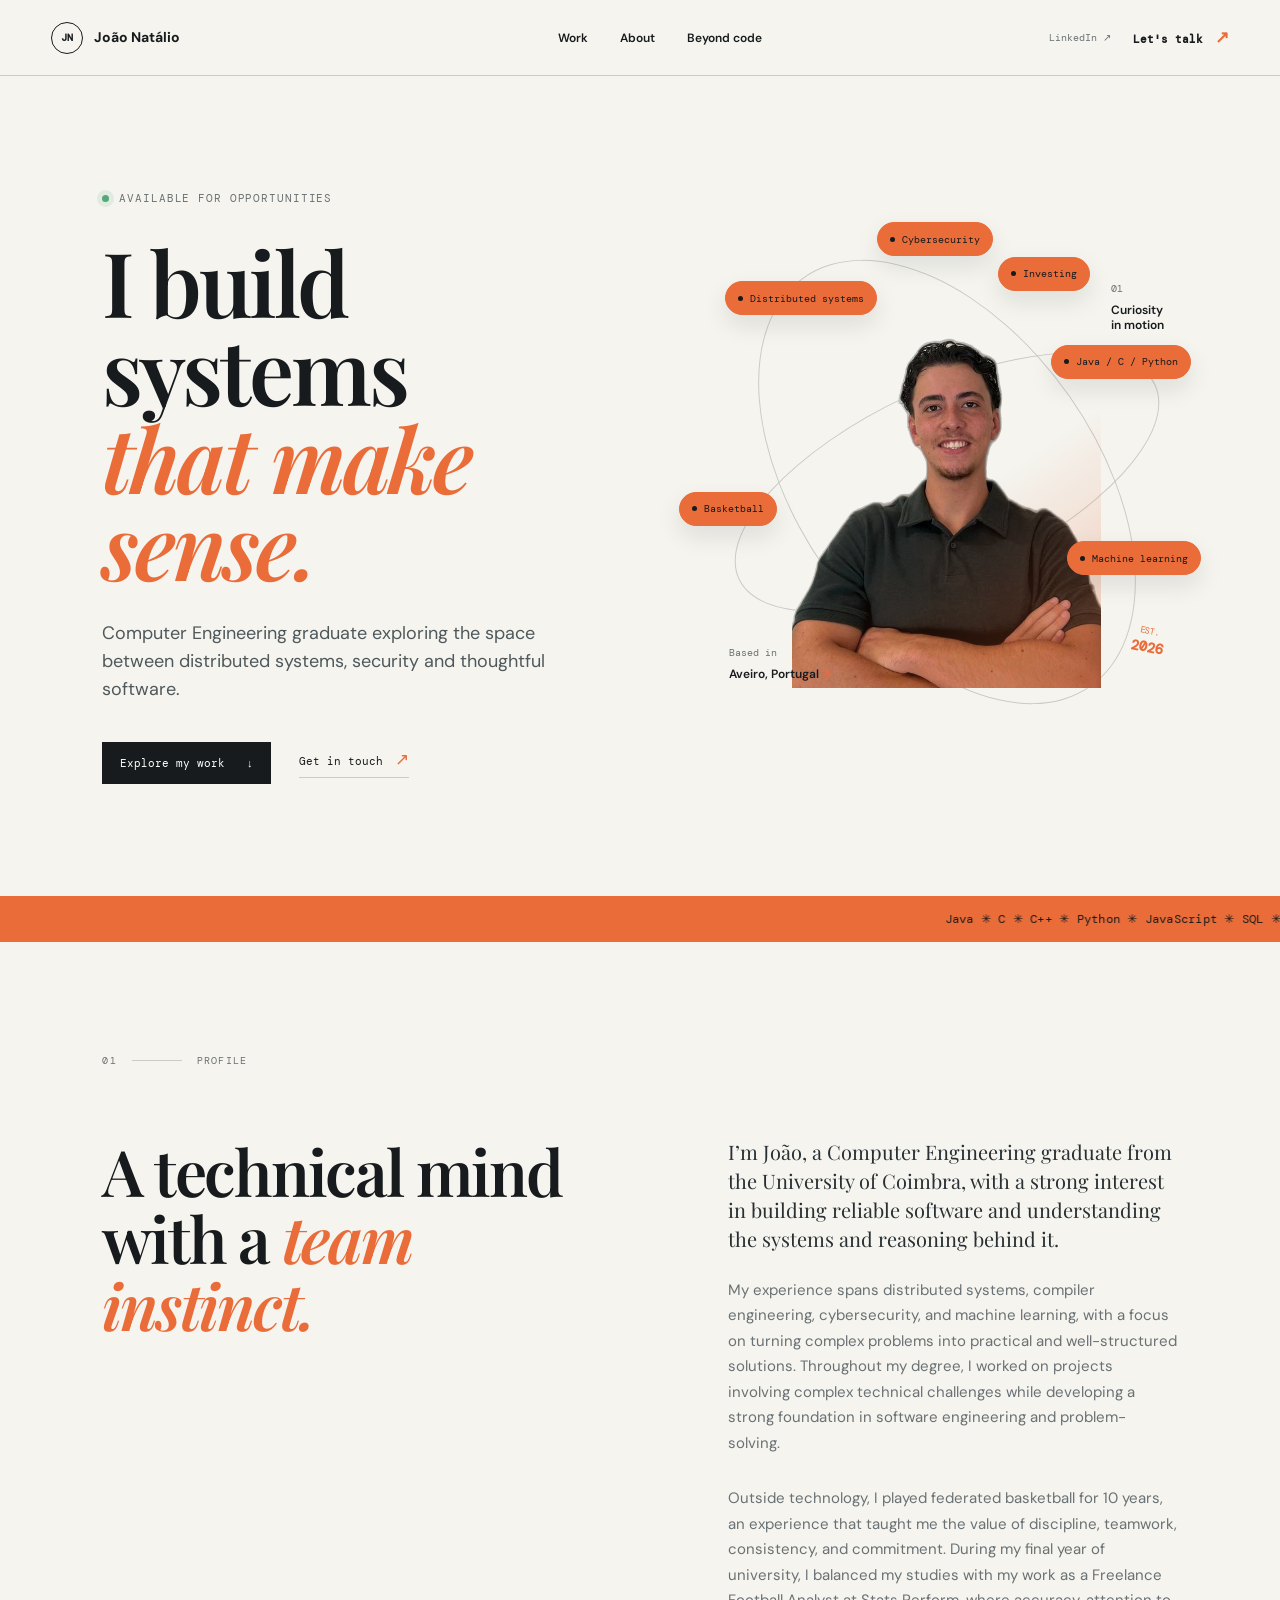
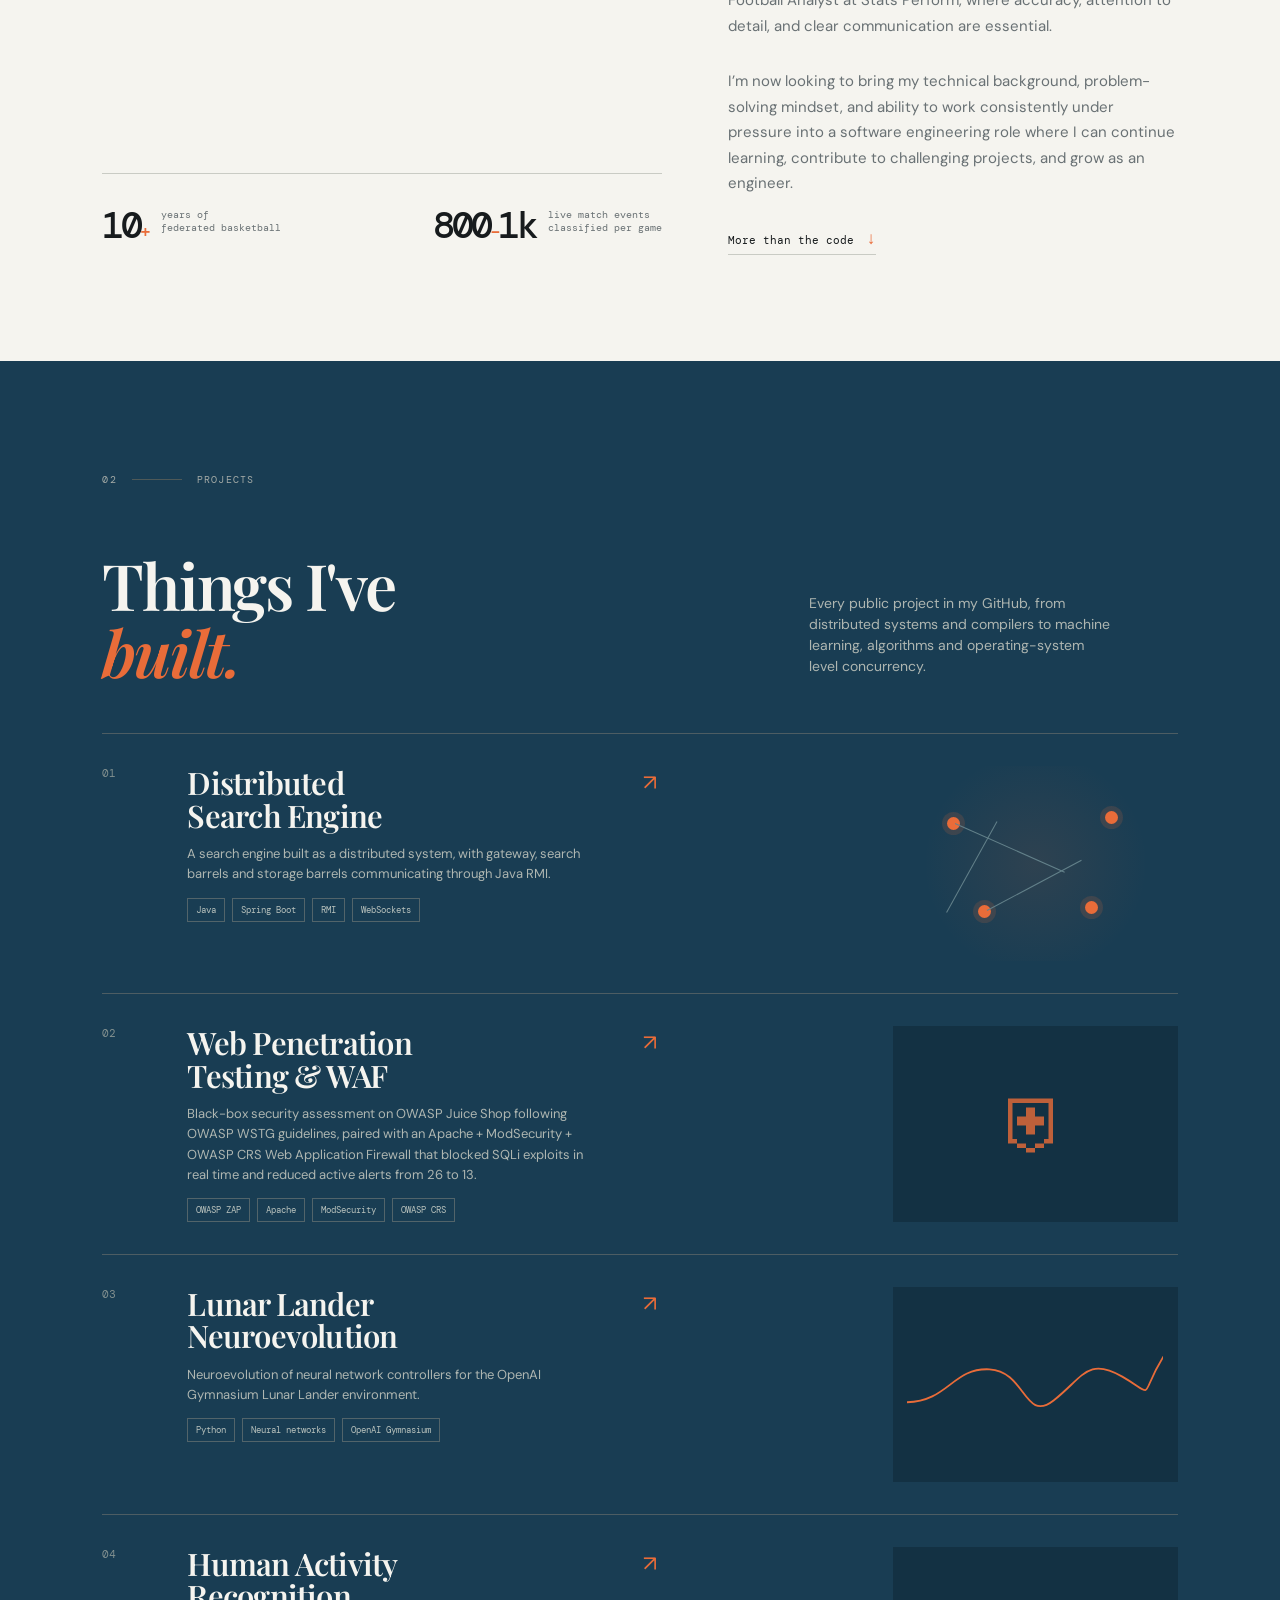
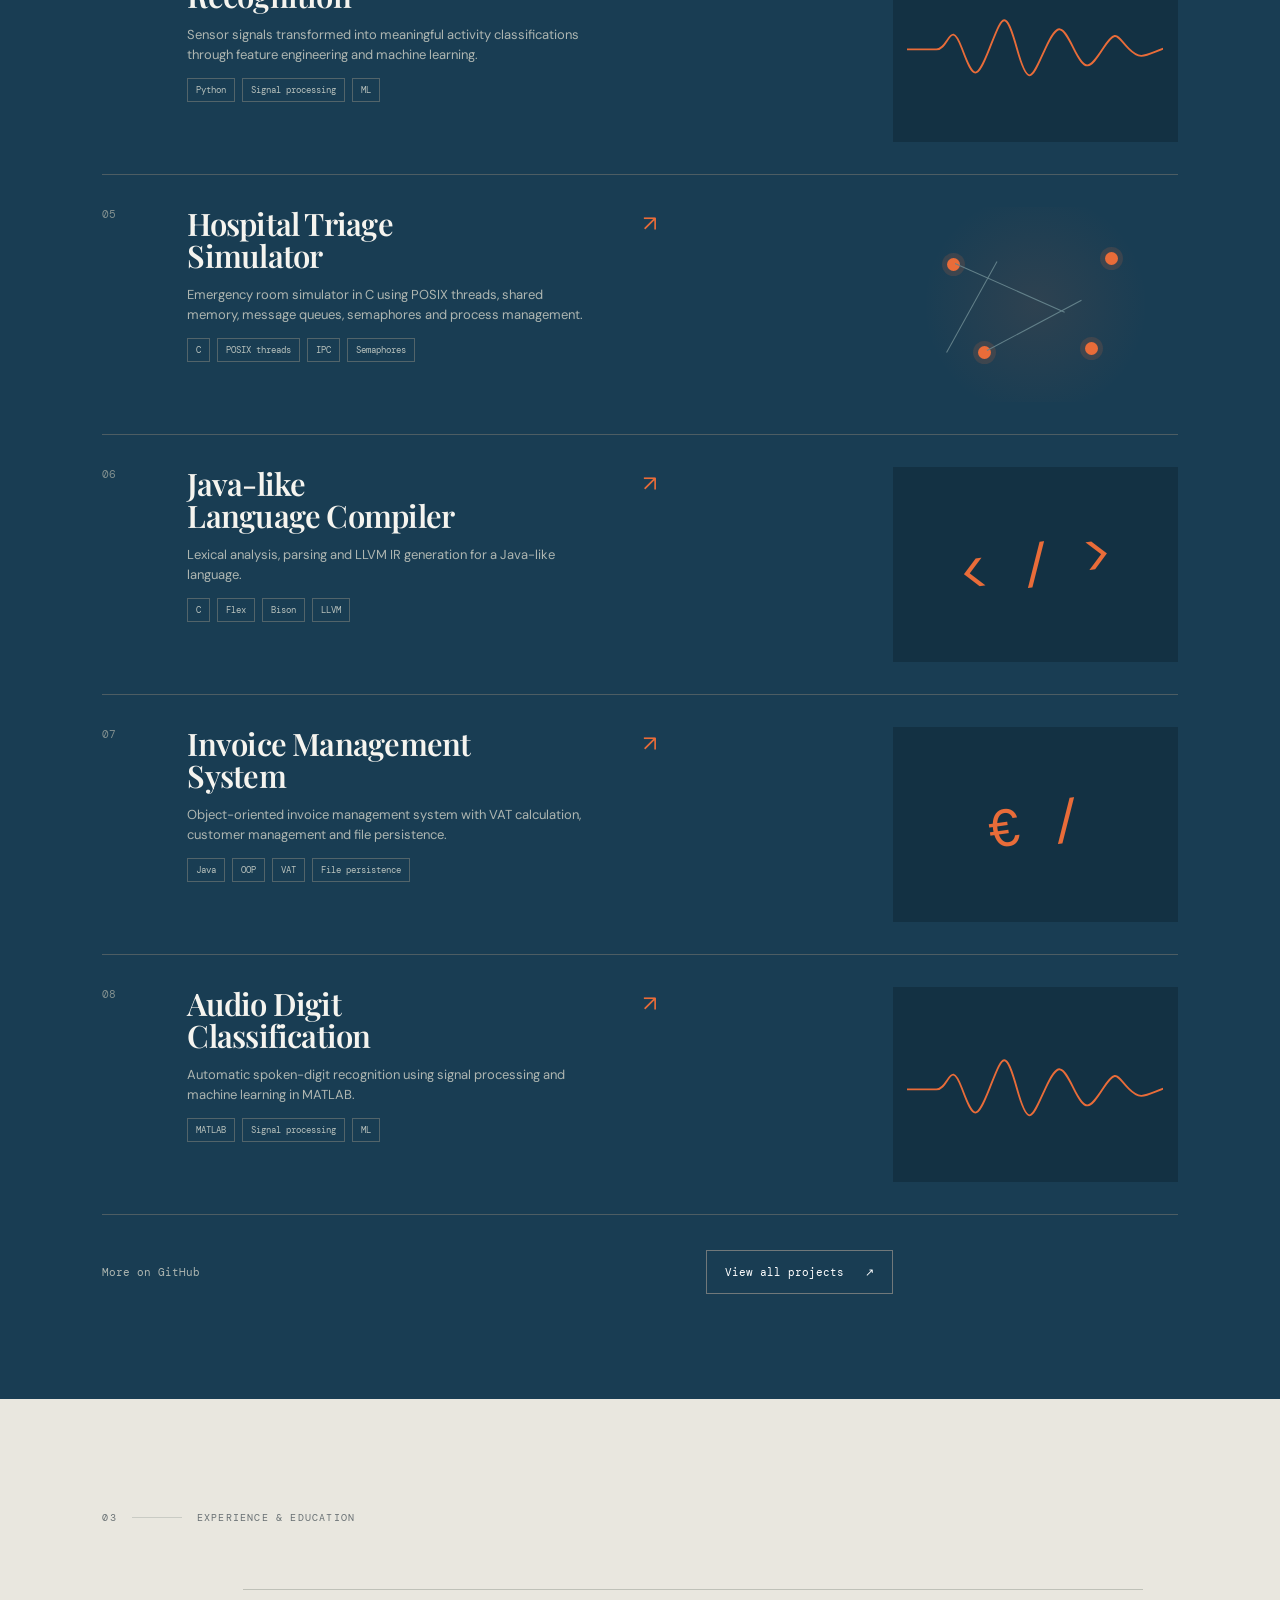
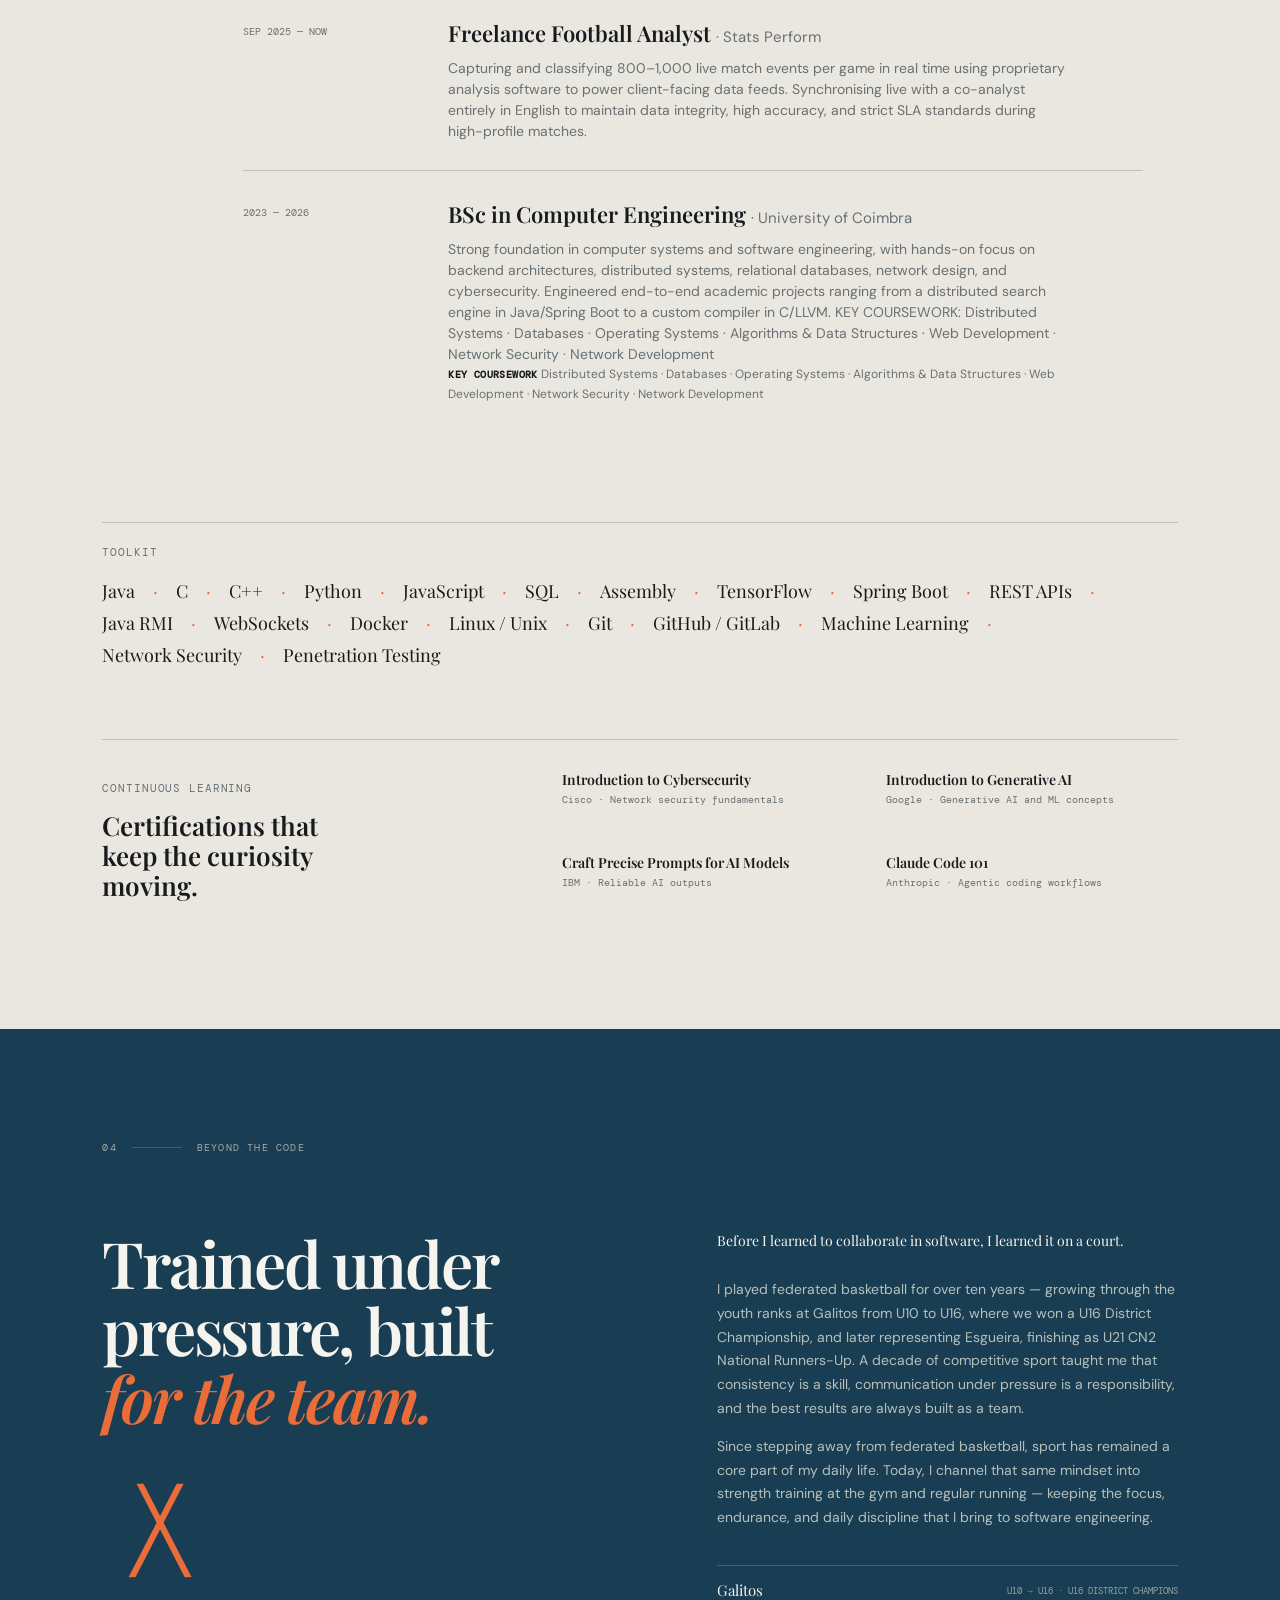
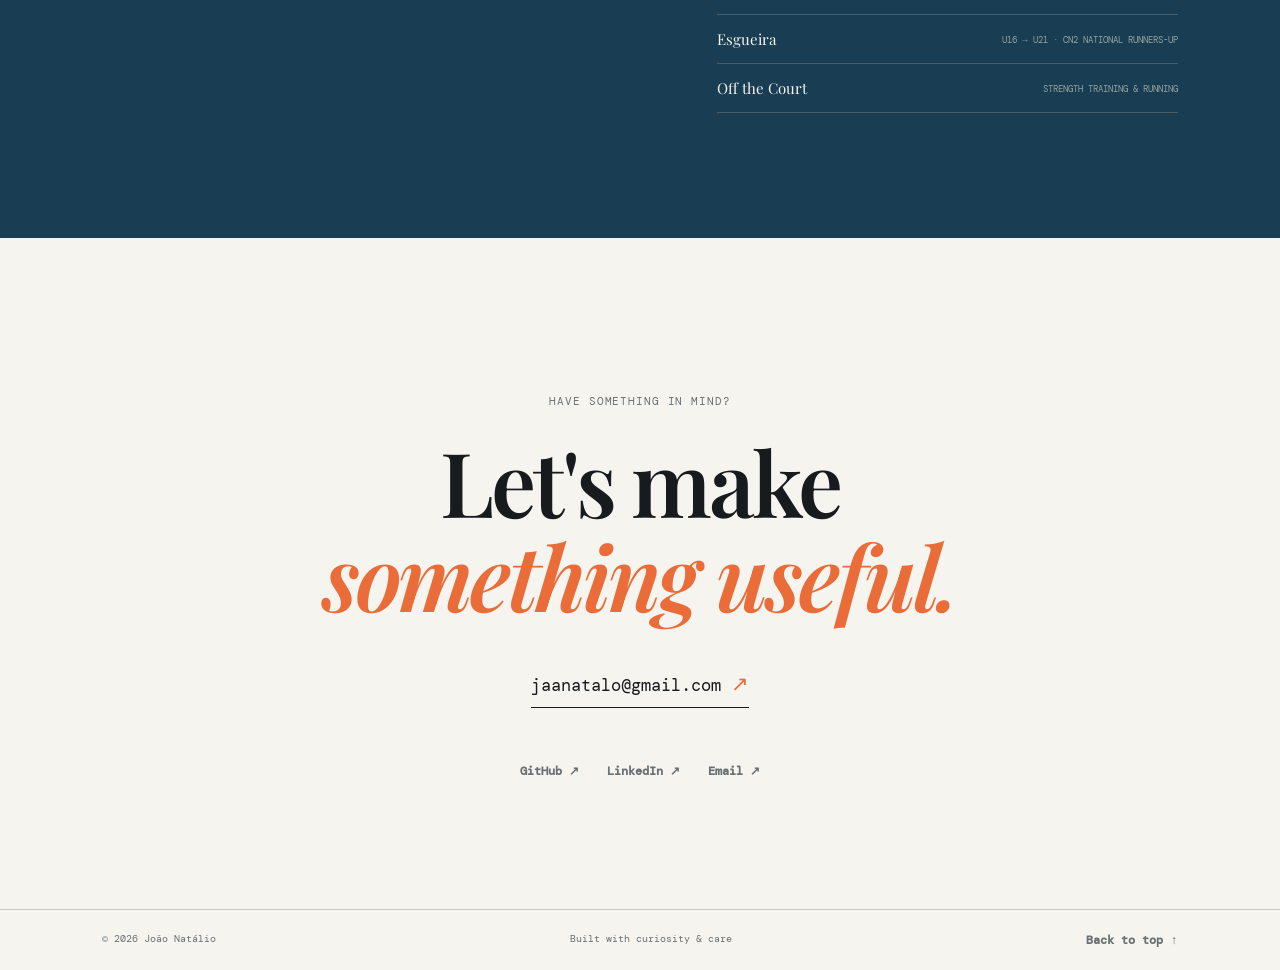
<file: index.html>
<!doctype html>
<html lang="en">
  <head>
    <meta charset="UTF-8" />
    <meta name="viewport" content="width=device-width, initial-scale=1.0" />
    <meta name="description" content="João Natálio is a Computer Engineering graduate focused on distributed systems, backend development and cybersecurity." />
    <title>João Natálio — Computer Engineer</title>
    <link rel="preconnect" href="https://fonts.googleapis.com" />
    <link rel="preconnect" href="https://fonts.gstatic.com" crossorigin />
    <link href="https://fonts.googleapis.com/css2?family=DM+Mono:wght@400;500&family=DM+Sans:wght@400;500;600;700&family=Playfair+Display:ital,wght@0,600;0,700;1,600&display=swap" rel="stylesheet" />
    <link rel="stylesheet" href="styles.css" />
  </head>
  <body>
    <div class="scroll-progress" aria-hidden="true"><span></span></div>
    <header class="site-header">
      <a class="brand" href="#top" aria-label="João Natálio home"><span>JN</span><b>João Natálio</b></a>
      <nav class="nav" aria-label="Main navigation">
        <a href="#work">Work</a>
        <a href="#about">About</a>
        <a href="#beyond-code">Beyond code</a>
      </nav>
      <div class="header-actions"><a class="header-social" href="https://www.linkedin.com/in/joao-natalio-dev" target="_blank" rel="noreferrer">LinkedIn <span>↗</span></a><a class="header-contact" href="mailto:jaanatalo@gmail.com">Let's talk <span>↗</span></a></div>
    </header>

    <main id="top">
      <section class="hero section-pad">
        <div class="hero-copy reveal">
          <p class="eyebrow"><span class="status-dot"></span> Available for opportunities </p>
          <h1>I build systems<br /><em>that make sense.</em></h1>
          <p class="hero-lede">Computer Engineering graduate exploring the space between distributed systems, security and thoughtful software.</p>
          <div class="hero-actions">
            <a class="button button-dark" href="#work">Explore my work <span>↓</span></a>
            <a class="text-link" href="mailto:jaanatalo@gmail.com">Get in touch <span>↗</span></a>
          </div>
        </div>
        <div class="hero-visual reveal reveal-delay">
          <div class="orbit orbit-one"></div><div class="orbit orbit-two"></div>
          <div class="portrait-frame">
            <img src="Joao_headshot_cutout.png" alt="João Natálio" />
          </div>
          <div class="interest-bubbles" aria-label="João's interests">
            <span class="interest-bubble bubble-one">Distributed systems</span>
            <span class="interest-bubble bubble-two">Java / C / Python</span>
            <span class="interest-bubble bubble-three">Basketball</span>
            <span class="interest-bubble bubble-four">Machine learning</span>
            <span class="interest-bubble bubble-five">Cybersecurity</span>
            <span class="interest-bubble bubble-six">Investing</span>
          </div>
          <div class="hero-note note-top"><span>01</span><b>Curiosity<br />in motion</b></div>
          <div class="hero-note note-bottom"><span>Based in</span><b>Aveiro, Portugal <i>↗</i></b></div>
          <div class="hero-stamp">EST.<br /><strong>2026</strong></div>
        </div>
      </section>

      <section class="marquee-band" aria-label="Areas of interest">
        <div class="marquee-track" aria-label="Programming languages"><span class="ticker-phrase" data-text="Java ✳ C ✳ C++ ✳ Python ✳ JavaScript ✳ SQL ✳ Assembly ✳ MATLAB ✳ HTML ✳ CSS ✳ Object-Oriented Programming (OOP) ✳ Data Structures ✳ Algorithms ✳ Software Development ✳ Backend Development ✳ Web Development ✳ REST APIs ✳ API Integration ✳ WebSockets ✳ Java RMI ✳ Client-Server Architecture ✳ Distributed Systems ✳ Distributed Computing ✳ Concurrent Programming ✳ Database Design ✳ Relational Databases ✳ PostgreSQL ✳ NoSQL ✳ MongoDB ✳ Data Modelling ✳ Query Design ✳ Artificial Intelligence ✳ Machine Learning ✳ Data Analysis ✳ Data Processing ✳ Model Evaluation ✳ Quantitative Analysis ✳ Algorithm Design ✳ Compiler Engineering ✳ Lexical Analysis ✳ Parsing ✳ Operating Systems ✳ Linux ✳ Computer Networks ✳ Cybersecurity ✳ Software Architecture ✳ Git ✳ GitHub ✳ Maven ✳ Bash/Shell ✳ IntelliJ IDEA ✳ Visual Studio Code ✳ Version Control ✳ Build Automation ✳ Debugging ✳ Software Testing ✳ Software Design ✳ Problem Solving ✳ Technical Documentation ✳ Requirements Analysis ✳ System Integration ✳ Web Application Development ✳ Client-Server Communication ✳ Real-Time Data Communication ✳ Analytical Thinking ✳ Attention to Detail ✳ Teamwork ✳ Discipline ✳ Time Management ✳ Communication ✳ Adaptability ✳ Consistency ✳ Commitment"></span></div>
      </section>

      <section id="about" class="about section-pad">
        <div class="section-kicker reveal"><span>01</span><span class="line"></span><span>Profile</span></div>
        <div class="about-grid">
          <h2 class="reveal">A technical mind<br />with a <em>team instinct.</em></h2>
          <div class="about-copy reveal reveal-delay">
            <p class="large-copy">I’m João, a Computer Engineering graduate from the University of Coimbra, with a strong interest in building reliable software and understanding the systems and reasoning behind it.</p>
            <p>My experience spans distributed systems, compiler engineering, cybersecurity, and machine learning, with a focus on turning complex problems into practical and well-structured solutions. Throughout my degree, I worked on projects involving complex technical challenges while developing a strong foundation in software engineering and problem-solving.</p>
            <p>Outside technology, I played federated basketball for 10 years, an experience that taught me the value of discipline, teamwork, consistency, and commitment. During my final year of university, I balanced my studies with my work as a Freelance Football Analyst at Stats Perform, where accuracy, attention to detail, and clear communication are essential.</p>
            <p>I’m now looking to bring my technical background, problem-solving mindset, and ability to work consistently under pressure into a software engineering role where I can continue learning, contribute to challenging projects, and grow as an engineer.</p>
            <a class="text-link" href="#beyond-code">More than the code <span>↓</span></a>
          </div>
        </div>
        <div class="stat-row reveal">
          <div class="stat"><strong>10<span>+</span></strong><span>years of<br />federated basketball</span></div>
          <div class="stat"><strong>800<span>–</span>1k</strong><span>live match events<br />classified per game</span></div>
        </div>
      </section>

      <section id="work" class="work section-pad dark-section">
        <div class="section-kicker light reveal"><span>02</span><span class="line"></span><span>Projects</span></div>
        <div class="work-heading reveal"><h2>Things I've<br /><em>built.</em></h2><p>Every public project in my GitHub, from distributed systems and compilers to machine learning, algorithms and operating-system level concurrency.</p></div>
        <div class="project-list">
          <a class="project-card featured reveal" href="https://github.com/Nat4lio/distributed-search-engine" target="_blank" rel="noreferrer">
            <div class="project-number">01</div><div class="project-main"><div class="project-top"><h3>Distributed<br />Search Engine</h3><span class="project-arrow">↗</span></div><p>A search engine built as a distributed system, with gateway, search barrels and storage barrels communicating through Java RMI.</p><div class="tags"><span>Java</span><span>Spring Boot</span><span>RMI</span><span>WebSockets</span></div></div><div class="project-visual visual-network"><span class="node node-a"></span><span class="node node-b"></span><span class="node node-c"></span><span class="node node-d"></span><i class="network-line line-a"></i><i class="network-line line-b"></i><i class="network-line line-c"></i></div>
          </a>
          <a class="project-card reveal" href="relatorio-waf.html">
            <div class="project-number">02</div><div class="project-main"><div class="project-top"><h3>Web Penetration<br />Testing &amp; WAF</h3><span class="project-arrow">↗</span></div><p>Black-box security assessment on OWASP Juice Shop following OWASP WSTG guidelines, paired with an Apache + ModSecurity + OWASP CRS Web Application Firewall that blocked SQLi exploits in real time and reduced active alerts from 26 to 13.</p><div class="tags"><span>OWASP ZAP</span><span>Apache</span><span>ModSecurity</span><span>OWASP CRS</span></div></div><div class="project-visual visual-shield"><span>⛨</span></div>
          </a>
          <a class="project-card reveal" href="https://github.com/Nat4lio/lunar-lander-neuroevolution" target="_blank" rel="noreferrer"><div class="project-number">03</div><div class="project-main"><div class="project-top"><h3>Lunar Lander<br />Neuroevolution</h3><span class="project-arrow">↗</span></div><p>Neuroevolution of neural network controllers for the OpenAI Gymnasium Lunar Lander environment.</p><div class="tags"><span>Python</span><span>Neural networks</span><span>OpenAI Gymnasium</span></div></div><div class="project-visual visual-signal"><svg viewBox="0 0 280 120" aria-hidden="true"><path d="M0 80 C45 79 50 42 90 44 S128 103 160 78 S197 30 235 52 S252 75 280 30" /></svg></div></a>
          <a class="project-card reveal" href="https://github.com/Nat4lio/human-activity-recognition" target="_blank" rel="noreferrer"><div class="project-number">04</div><div class="project-main"><div class="project-top"><h3>Human Activity<br />Recognition</h3><span class="project-arrow">↗</span></div><p>Sensor signals transformed into meaningful activity classifications through feature engineering and machine learning.</p><div class="tags"><span>Python</span><span>Signal processing</span><span>ML</span></div></div><div class="project-visual visual-signal"><svg viewBox="0 0 280 120" aria-hidden="true"><path d="M0 66 C18 66 18 66 32 66 S47 30 60 65 S76 100 90 65 S107 18 120 65 S137 95 151 65 S169 39 182 65 S199 88 214 65 S229 52 242 65 S259 73 280 65" /></svg></div></a>
          <a class="project-card reveal" href="https://github.com/Nat4lio/hospital-triage-simulator" target="_blank" rel="noreferrer"><div class="project-number">05</div><div class="project-main"><div class="project-top"><h3>Hospital Triage<br />Simulator</h3><span class="project-arrow">↗</span></div><p>Emergency room simulator in C using POSIX threads, shared memory, message queues, semaphores and process management.</p><div class="tags"><span>C</span><span>POSIX threads</span><span>IPC</span><span>Semaphores</span></div></div><div class="project-visual visual-network"><span class="node node-a"></span><span class="node node-b"></span><span class="node node-c"></span><span class="node node-d"></span><i class="network-line line-a"></i><i class="network-line line-b"></i><i class="network-line line-c"></i></div></a>
          <a class="project-card reveal" href="https://github.com/Nat4lio/java-compiler" target="_blank" rel="noreferrer"><div class="project-number">06</div><div class="project-main"><div class="project-top"><h3>Java-like<br />Language Compiler</h3><span class="project-arrow">↗</span></div><p>Lexical analysis, parsing and LLVM IR generation for a Java-like language.</p><div class="tags"><span>C</span><span>Flex</span><span>Bison</span><span>LLVM</span></div></div><div class="project-visual visual-code"><span>&lt; / &gt;</span></div></a>
          <a class="project-card reveal" href="https://github.com/Nat4lio/invoice-management-system" target="_blank" rel="noreferrer"><div class="project-number">07</div><div class="project-main"><div class="project-top"><h3>Invoice Management<br />System</h3><span class="project-arrow">↗</span></div><p>Object-oriented invoice management system with VAT calculation, customer management and file persistence.</p><div class="tags"><span>Java</span><span>OOP</span><span>VAT</span><span>File persistence</span></div></div><div class="project-visual visual-code"><span>€ /</span></div></a>
          <a class="project-card reveal" href="https://github.com/Nat4lio/audio-digit-classification" target="_blank" rel="noreferrer"><div class="project-number">08</div><div class="project-main"><div class="project-top"><h3>Audio Digit<br />Classification</h3><span class="project-arrow">↗</span></div><p>Automatic spoken-digit recognition using signal processing and machine learning in MATLAB.</p><div class="tags"><span>MATLAB</span><span>Signal processing</span><span>ML</span></div></div><div class="project-visual visual-signal"><svg viewBox="0 0 280 120" aria-hidden="true"><path d="M0 66 C18 66 18 66 32 66 S47 30 60 65 S76 100 90 65 S107 18 120 65 S137 95 151 65 S169 39 182 65 S199 88 214 65 S229 52 242 65 S259 73 280 65" /></svg></div></a>
        </div>
        <div class="all-projects reveal"><span>More on GitHub</span><a class="button button-light" href="https://github.com/Nat4lio" target="_blank" rel="noreferrer">View all projects <span>↗</span></a></div>
      </section>

      <section class="experience section-pad">
        <div class="section-kicker reveal"><span>03</span><span class="line"></span><span>Experience & education</span></div>
        <div class="timeline">
          <article class="timeline-item reveal"><div class="timeline-date">SEP 2025 — NOW</div><div><h3>Freelance Football Analyst <small>· Stats Perform</small></h3><p>Capturing and classifying 800–1,000 live match events per game in real time using proprietary analysis software to power client-facing data feeds. Synchronising live with a co-analyst entirely in English to maintain data integrity, high accuracy, and strict SLA standards during high-profile matches.</p></div></article>
          <article class="timeline-item reveal"><div class="timeline-date">2023 — 2026</div><div><h3>BSc in Computer Engineering <small>· University of Coimbra</small></h3><p>Strong foundation in computer systems and software engineering, with hands-on focus on backend architectures, distributed systems, relational databases, network design, and cybersecurity. Engineered end-to-end academic projects ranging from a distributed search engine in Java/Spring Boot to a custom compiler in C/LLVM.
KEY COURSEWORK: Distributed Systems · Databases · Operating Systems · Algorithms & Data Structures · Web Development · Network Security · Network Development</p><p class="course-line"><b>Key coursework</b> Distributed Systems · Databases · Operating Systems · Algorithms & Data Structures · Web Development · Network Security · Network Development</p></div></article>
        </div>
        <div class="toolkit reveal"><p class="eyebrow">Toolkit</p><div class="toolkit-list"><span>Java</span><span>C</span><span>C++</span><span>Python</span><span>JavaScript</span><span>SQL</span><span>Assembly</span><span>TensorFlow</span><span>Spring Boot</span><span>REST APIs</span><span>Java RMI</span><span>WebSockets</span><span>Docker</span><span>Linux / Unix</span><span>Git</span><span>GitHub / GitLab</span><span>Machine Learning</span><span>Network Security</span><span>Penetration Testing</span></div></div>
        <div class="credentials reveal"><div><p class="eyebrow">Continuous learning</p><h3>Certifications that keep the curiosity moving.</h3></div><div class="credential-list"><span><b>Introduction to Cybersecurity</b><small>Cisco · Network security fundamentals</small><i class="cert-badge"><strong>CISCO</strong><em>Verified certificate</em><small>Introduction to Cybersecurity</small></i></span><span><b>Introduction to Generative AI</b><small>Google · Generative AI and ML concepts</small><i class="cert-badge"><strong>GOOGLE</strong><em>Verified certificate</em><small>Introduction to Generative AI</small></i></span><span><b>Craft Precise Prompts for AI Models</b><small>IBM · Reliable AI outputs</small><i class="cert-badge"><strong>IBM</strong><em>Verified certificate</em><small>Craft Precise Prompts for AI Models</small></i></span><span><b>Claude Code 101</b><small>Anthropic · Agentic coding workflows</small><i class="cert-badge"><strong>ANTHROPIC</strong><em>Verified certificate</em><small>Claude Code 101</small></i></span></div></div>
      </section>

      <section id="beyond-code" class="beyond dark-section section-pad">
        <div class="section-kicker light reveal"><span>04</span><span class="line"></span><span>Beyond the code</span></div>
        <div class="beyond-grid"><div class="beyond-title reveal"><h2>Trained under<br />pressure, built<br /><em>for the team.</em></h2><span class="court-mark">╱╲</span></div><div class="beyond-copy reveal reveal-delay"><p class="large-copy">Before I learned to collaborate in software, I learned it on a court.</p><p>I played federated basketball for over ten years — growing through the youth ranks at Galitos from U10 to U16, where we won a U16 District Championship, and later representing Esgueira, finishing as U21 CN2 National Runners-Up. A decade of competitive sport taught me that consistency is a skill, communication under pressure is a responsibility, and the best results are always built as a team.</p><p>Since stepping away from federated basketball, sport has remained a core part of my daily life. Today, I channel that same mindset into strength training at the gym and regular running — keeping the focus, endurance, and daily discipline that I bring to software engineering.</p><div class="club-list"><span>Galitos <small>U10 → U16 · U16 DISTRICT CHAMPIONS</small></span><span>Esgueira <small>U16 → U21 · CN2 NATIONAL RUNNERS-UP</small></span><span>Off the Court <small>STRENGTH TRAINING & RUNNING</small></span></div></div></div>
      </section>

      <section class="contact section-pad"><div class="contact-inner reveal"><p class="eyebrow">Have something in mind?</p><h2>Let's make<br /><em>something useful.</em></h2><a class="contact-email" href="mailto:jaanatalo@gmail.com">jaanatalo@gmail.com <span>↗</span></a><div class="contact-links"><a href="https://github.com/Nat4lio" target="_blank" rel="noreferrer">GitHub ↗</a><a href="https://www.linkedin.com/in/joao-natalio-dev" target="_blank" rel="noreferrer">LinkedIn ↗</a><a href="mailto:jaanatalo@gmail.com">Email ↗</a></div></div></section>
    </main>
    <footer class="footer section-pad"><span>© 2026 João Natálio</span><span>Built with curiosity & care</span><a href="#top">Back to top ↑</a></footer>
    <style>
      .header-actions{display:flex;align-items:center;gap:22px}.header-social{font:10px var(--mono);color:var(--muted);text-decoration:none}.header-social:hover{color:var(--orange)}
      .credentials{display:grid;grid-template-columns:.7fr 1.3fr;gap:10vw;border-top:1px solid #bfc1b8;margin-top:72px;padding-top:30px}.credentials h3{font:600 26px/1.15 var(--serif);max-width:270px;margin:16px 0}.credential-list{display:grid;grid-template-columns:1fr 1fr;gap:18px 32px}.credential-list span{display:flex;flex-direction:column;gap:4px}.credential-list b{font:600 14px var(--serif)}.credential-list small{font:10px var(--mono);color:var(--muted)}
      .course-line{font-size:12px!important;line-height:1.65!important;color:var(--muted)}.course-line b{font-family:var(--mono);font-size:10px;text-transform:uppercase;letter-spacing:.04em;color:var(--ink)}
      .portrait-frame{background:transparent;border-color:transparent;box-shadow:none;isolation:isolate}.portrait-frame img{display:block;background:transparent;mix-blend-mode:multiply;filter:contrast(1.02)}
      .interest-bubbles{position:absolute;inset:0;z-index:3;pointer-events:none}.interest-bubble{pointer-events:auto;position:absolute;display:inline-flex;align-items:center;min-height:34px;padding:8px 12px;border:1px solid var(--orange);border-radius:999px;background:var(--orange);color:var(--ink);box-shadow:0 10px 24px rgba(23,27,29,.1);font:10px var(--mono);white-space:nowrap;transition:transform .2s ease,box-shadow .2s ease,background .2s ease}.interest-bubble:hover{transform:translateY(-5px) scale(1.08);background:#f18457;box-shadow:0 14px 28px rgba(23,27,29,.2)}.interest-bubble:before{content:'';width:5px;height:5px;margin-right:7px;border-radius:50%;background:var(--ink)}.bubble-one{top:9%;left:2%}.bubble-two{top:22%;right:-3%}.bubble-three{top:52%;left:-8%}.bubble-four{bottom:31%;right:-5%}.bubble-five{top:-3%;left:35%}.bubble-six{top:4%;right:19%}
      .marquee-band {position: relative;
  overflow: hidden;
  width: 100%;
  height: 46px;
  padding: 0;
}
.marquee-track {
  position: relative;
  width: 100%;
  height: 100%;
  padding: 0;
  margin: 0;
  animation: none !important;
  transform: none !important;
}
.ticker-phrase {
  position: absolute;
  top: 50%;
  left: 0;
  display: inline-block;
  white-space: pre;
  font: 12px var(--mono);
  letter-spacing: .02em;
  will-change: transform;
  transform: translate3d(100vw, -50%, 0);
  transition: color .2s ease;
}
.ticker-phrase:hover {
  color: #fff;
}
.status-dot{animation:status-pulse 1.8s ease-in-out infinite}@keyframes status-pulse{0%,100%{transform:scale(1);background:#55a878;box-shadow:0 0 0 5px rgba(85,168,120,.12)}50%{transform:scale(.72);background:#9ac5a7;box-shadow:0 0 0 2px rgba(85,168,120,.05)}}
      @media(max-width:800px){.header-social{display:none}.credentials{grid-template-columns:1fr;gap:12px;margin-top:55px}.credential-list{grid-template-columns:1fr}.interest-bubbles{transform:scale(.86)}.bubble-one{left:-7%}.bubble-two{right:-12%}.bubble-three{left:-18%}.bubble-four{right:-15%}.bubble-five{left:35%;top:-4%}.bubble-six{right:8%}.ticker-phrase{font-size:9px}}
      @media(prefers-reduced-motion:reduce){.status-dot{animation:none}.interest-bubble{transition:none}.marquee-track{transform:none!important}.ticker-phrase{left:50%!important;transform:translateX(-50%);opacity:1}}
      .stat-row{margin-left:0;margin-right:0;max-width:560px;margin-top:-78px}@media(max-width:800px){.stat-row{margin-left:0;margin-right:0;max-width:none;margin-top:60px}}
      .toolkit-list{max-width:none;display:flex;align-items:center;column-gap:0;row-gap:8px}.toolkit-list span{display:inline-flex;align-items:center;white-space:nowrap}.toolkit-list span:after{content:'·';padding:0 18px;color:var(--orange)}.toolkit-list span:last-child:after{content:''}.credential-list span{position:relative;cursor:pointer;transition:color .2s ease}.credential-list span:hover{color:var(--orange)}.cert-badge{position:absolute;z-index:5;left:0;top:calc(100% + 12px);display:flex;flex-direction:column;gap:4px;width:210px;padding:16px;background:var(--ink);border:1px solid var(--orange);box-shadow:0 16px 30px rgba(23,27,29,.2);color:var(--paper);font-style:normal;opacity:0;pointer-events:none;transform:translateY(6px);transition:opacity .2s ease,transform .2s ease}.credential-list span:hover .cert-badge{opacity:1;transform:translateY(0)}.cert-badge strong{font:12px var(--mono);color:var(--orange);letter-spacing:.1em}.cert-badge em{font:12px var(--serif);font-style:normal}.cert-badge small{font:9px var(--mono);color:#b9c0ba;line-height:1.4}@media(max-width:800px){.toolkit-list{column-gap:0}.toolkit-list span:after{padding:0 10px}.cert-badge{position:fixed;left:50%;top:auto;bottom:20px;transform:translate(-50%,6px)}.credential-list span:hover .cert-badge{transform:translate(-50%,0)}}
    </style>
    <script src="script.js"></script>
  </body>
</html>
</file>
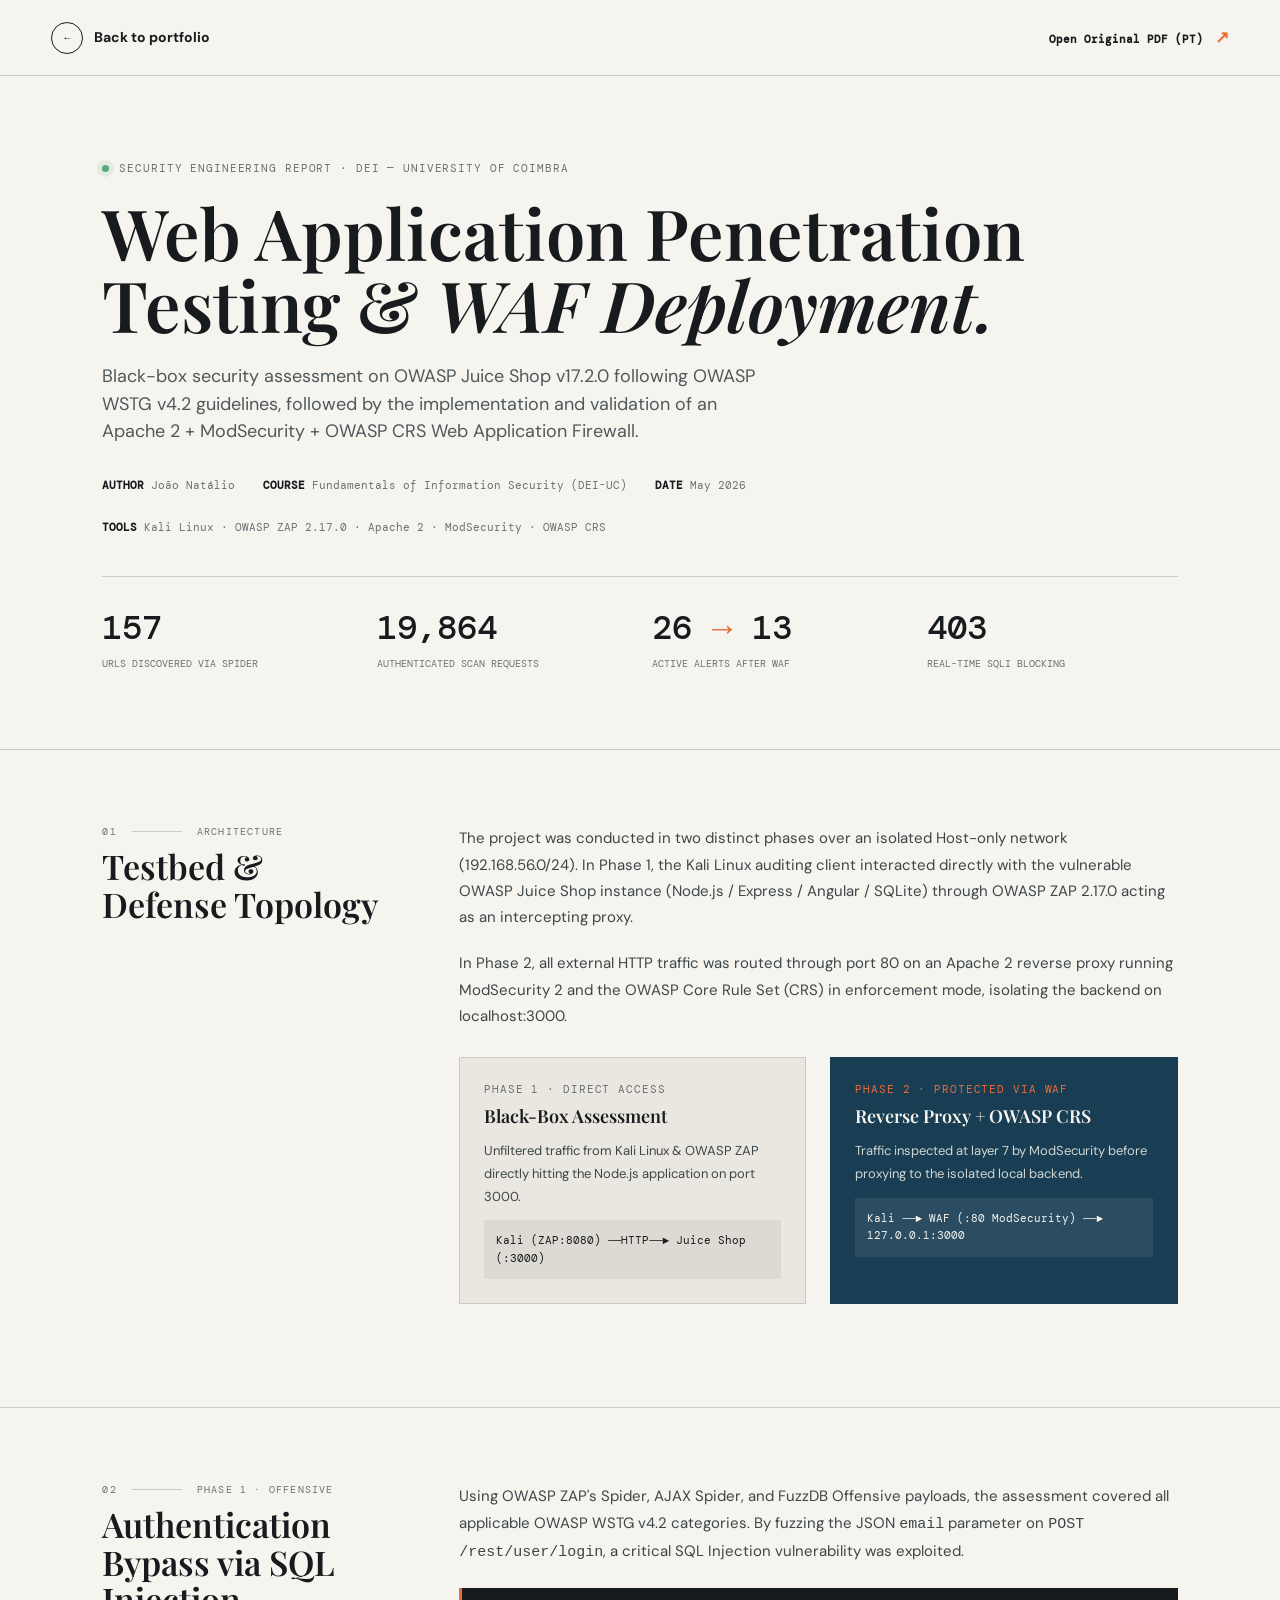
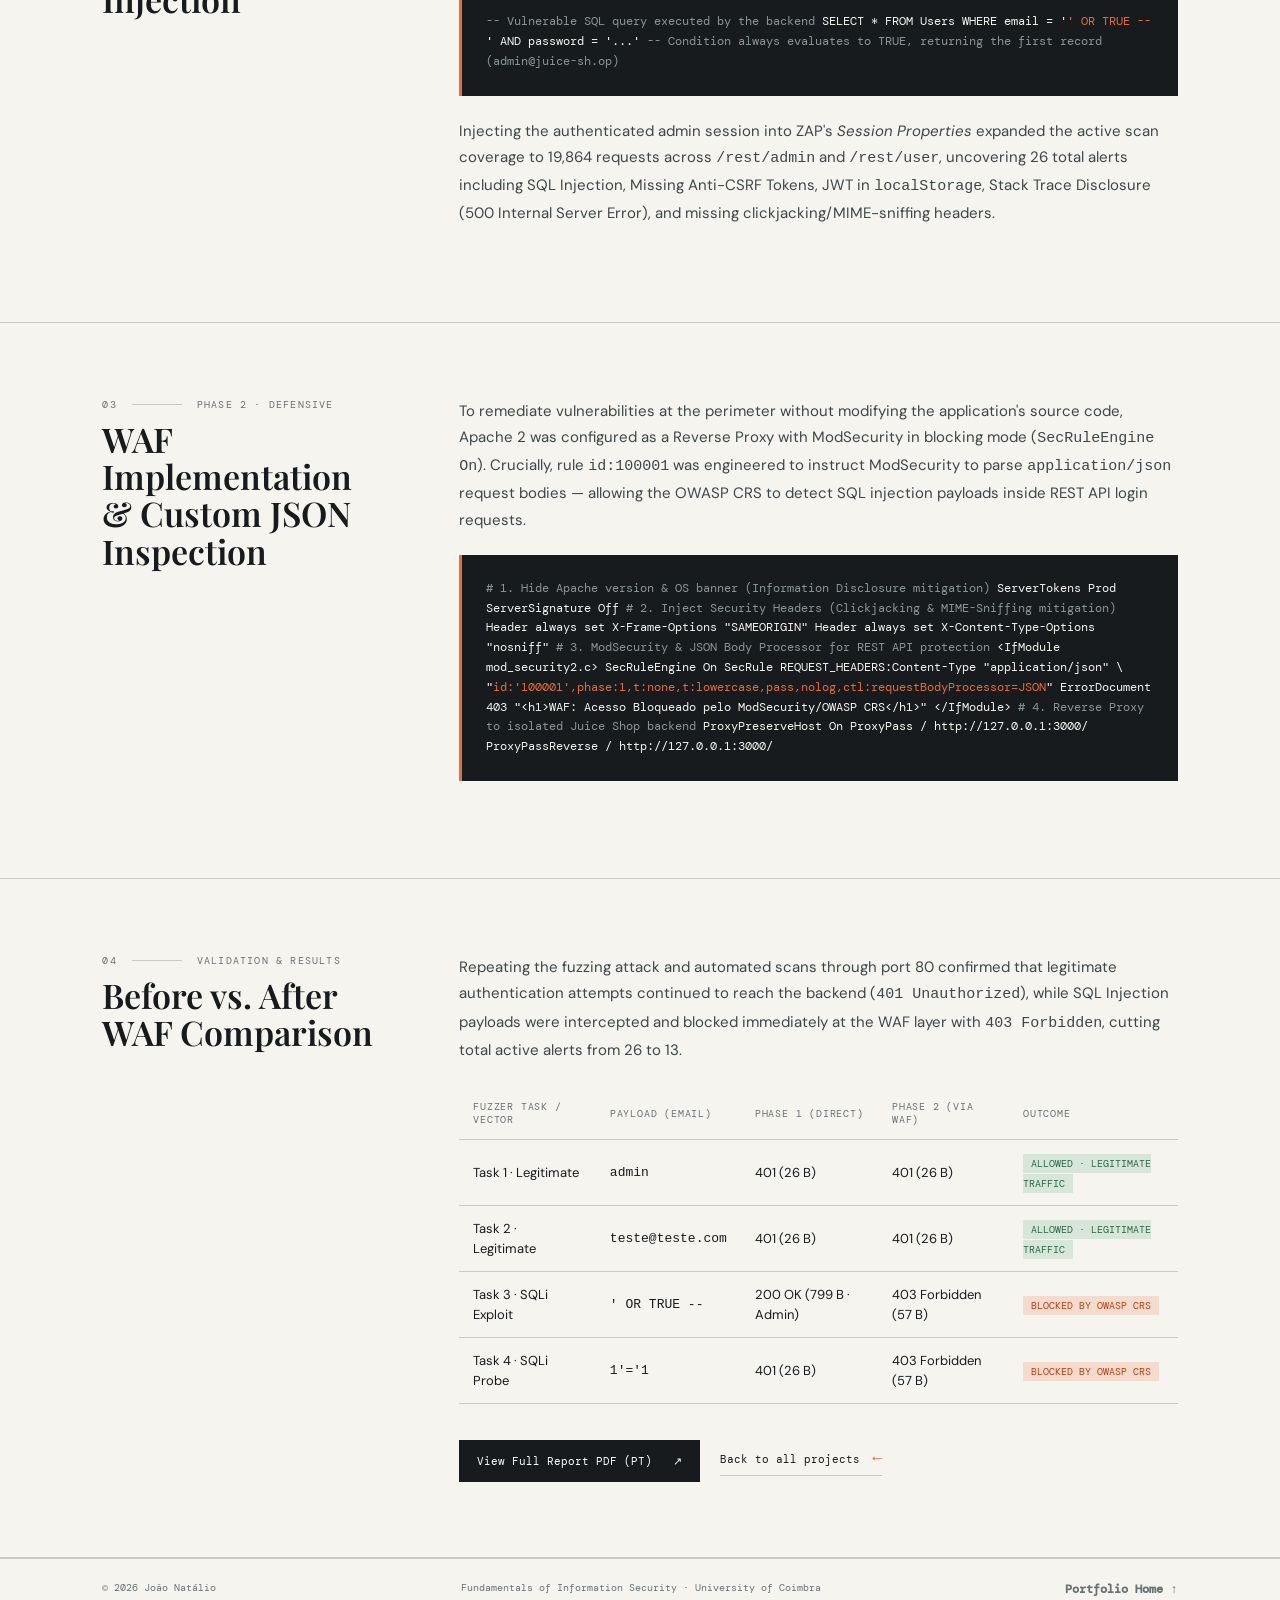
<file: relatorio-waf.html>
<!doctype html>
<html lang="en">
  <head>
    <meta charset="UTF-8" />
    <meta name="viewport" content="width=device-width, initial-scale=1.0" />
    <title>Web Application Penetration Testing & WAF — João Natálio</title>
    <link rel="preconnect" href="https://fonts.googleapis.com" />
    <link rel="preconnect" href="https://fonts.gstatic.com" crossorigin />
    <link href="https://fonts.googleapis.com/css2?family=DM+Mono:wght@400;500&family=DM+Sans:wght@400;500;600;700&family=Playfair+Display:ital,wght@0,600;0,700;1,600&display=swap" rel="stylesheet" />
    <link rel="stylesheet" href="styles.css" />
    <style>
      .report-hero { padding: 150px 8vw 75px; border-bottom: 1px solid var(--line); }
      .report-meta { display: flex; flex-wrap: wrap; gap: 28px; margin-top: 32px; font: 11px var(--mono); color: var(--muted); }
      .report-meta strong { color: var(--ink); }
      .report-section { padding: 75px 8vw; border-bottom: 1px solid var(--line); }
      .report-grid { display: grid; grid-template-columns: 280px 1fr; gap: 6vw; align-items: start; }
      .report-grid h2 { font: 600 34px/1.1 var(--serif); margin: 10px 0 0; }
      .report-content p { color: #3d4649; font-size: 15px; line-height: 1.75; margin: 0 0 20px; max-width: 720px; }
      .arch-cards { display: grid; grid-template-columns: 1fr 1fr; gap: 24px; margin: 28px 0; }
      .arch-card { padding: 24px; background: var(--cream); border: 1px solid var(--line); }
      .arch-card.waf { background: var(--blue); color: var(--paper); border-color: var(--blue); }
      .arch-card h4 { font: 600 18px var(--serif); margin: 8px 0 12px; }
      .arch-flow { font: 11px/1.6 var(--mono); padding: 12px; background: rgba(23,27,29,.06); margin-top: 12px; }
      .arch-card.waf .arch-flow { background: rgba(255,255,255,.08); color: #f5f4ef; }
      .code-block { background: var(--ink); color: #f5f4ef; padding: 24px; font: 12px/1.65 var(--mono); overflow-x: auto; margin: 22px 0; border-left: 3px solid var(--orange); }
      .code-block .comment { color: #8b9698; }
      .code-block .hl { color: var(--orange); }
      .data-table { width: 100%; border-collapse: collapse; margin: 24px 0; font-size: 13px; }
      .data-table th, .data-table td { text-align: left; padding: 13px 14px; border-bottom: 1px solid var(--line); }
      .data-table th { font: 10px var(--mono); text-transform: uppercase; letter-spacing: .08em; color: var(--muted); }
      .badge-ok { font: 10px var(--mono); padding: 3px 8px; background: rgba(85,168,120,.18); color: #286943; }
      .badge-block { font: 10px var(--mono); padding: 3px 8px; background: rgba(233,108,57,.18); color: #b54012; }
      .kpi-band { display: grid; grid-template-columns: repeat(4, 1fr); gap: 24px; margin-top: 42px; padding-top: 28px; border-top: 1px solid var(--line); }
      .kpi-band strong { display: block; font: 500 34px var(--mono); color: var(--ink); }
      .kpi-band strong span { color: var(--orange); }
      .kpi-band small { font: 10px var(--mono); color: var(--muted); text-transform: uppercase; }
      @media (max-width: 800px) {
        .report-grid, .arch-cards, .kpi-band { grid-template-columns: 1fr; }
      }
    </style>
  </head>
  <body>
    <header class="site-header">
      <a class="brand" href="index.html" aria-label="Back to portfolio"><span>←</span><b>Back to portfolio</b></a>
      <div class="header-actions">
        <a class="header-contact" href="Relatório.pdf" target="_blank" rel="noreferrer">Open Original PDF (PT) <span>↗</span></a>
      </div>
    </header>

    <main>
      <section class="report-hero">
        <p class="eyebrow"><span class="status-dot"></span> Security Engineering Report · DEI — University of Coimbra</p>
        <h1 style="font:600 clamp(40px,5.5vw,76px)/1.02 var(--serif);margin:22px 0">Web Application Penetration<br />Testing &amp; <em>WAF Deployment.</em></h1>
        <p class="hero-lede" style="max-width:680px">Black-box security assessment on OWASP Juice Shop v17.2.0 following OWASP WSTG v4.2 guidelines, followed by the implementation and validation of an Apache 2 + ModSecurity + OWASP CRS Web Application Firewall.</p>
        <div class="report-meta">
          <span><strong>AUTHOR</strong> João Natálio</span>
          <span><strong>COURSE</strong> Fundamentals of Information Security (DEI-UC)</span>
          <span><strong>DATE</strong> May 2026</span>
          <span><strong>TOOLS</strong> Kali Linux · OWASP ZAP 2.17.0 · Apache 2 · ModSecurity · OWASP CRS</span>
        </div>
        <div class="kpi-band">
          <div><strong>157</strong><small>URLs discovered via Spider</small></div>
          <div><strong>19,864</strong><small>Authenticated scan requests</small></div>
          <div><strong>26 <span>→</span> 13</strong><small>Active alerts after WAF</small></div>
          <div><strong>403</strong><small>Real-time SQLi blocking</small></div>
        </div>
      </section>

      <section class="report-section">
        <div class="report-grid">
          <div>
            <div class="section-kicker"><span>01</span><span class="line"></span><span>Architecture</span></div>
            <h2>Testbed &amp; Defense Topology</h2>
          </div>
          <div class="report-content">
            <p>The project was conducted in two distinct phases over an isolated Host-only network (192.168.56.0/24). In Phase 1, the Kali Linux auditing client interacted directly with the vulnerable OWASP Juice Shop instance (Node.js / Express / Angular / SQLite) through OWASP ZAP 2.17.0 acting as an intercepting proxy.</p>
            <p>In Phase 2, all external HTTP traffic was routed through port 80 on an Apache 2 reverse proxy running ModSecurity 2 and the OWASP Core Rule Set (CRS) in enforcement mode, isolating the backend on localhost:3000.</p>
            <div class="arch-cards">
              <div class="arch-card">
                <span class="eyebrow">Phase 1 · Direct Access</span>
                <h4>Black-Box Assessment</h4>
                <p style="font-size:13px;margin:0">Unfiltered traffic from Kali Linux &amp; OWASP ZAP directly hitting the Node.js application on port 3000.</p>
                <div class="arch-flow">Kali (ZAP:8080) ──HTTP──► Juice Shop (:3000)</div>
              </div>
              <div class="arch-card waf">
                <span class="eyebrow" style="color:var(--orange)">Phase 2 · Protected via WAF</span>
                <h4>Reverse Proxy + OWASP CRS</h4>
                <p style="font-size:13px;color:#cfd6d2;margin:0">Traffic inspected at layer 7 by ModSecurity before proxying to the isolated local backend.</p>
                <div class="arch-flow">Kali ──► WAF (:80 ModSecurity) ──► 127.0.0.1:3000</div>
              </div>
            </div>
          </div>
        </div>
      </section>

      <section class="report-section">
        <div class="report-grid">
          <div>
            <div class="section-kicker"><span>02</span><span class="line"></span><span>Phase 1 · Offensive</span></div>
            <h2>Authentication Bypass via SQL Injection</h2>
          </div>
          <div class="report-content">
            <p>Using OWASP ZAP's Spider, AJAX Spider, and FuzzDB Offensive payloads, the assessment covered all applicable OWASP WSTG v4.2 categories. By fuzzing the JSON <code>email</code> parameter on <code>POST /rest/user/login</code>, a critical SQL Injection vulnerability was exploited.</p>
            <div class="code-block">
<span class="comment">-- Vulnerable SQL query executed by the backend</span>
SELECT * FROM Users WHERE email = '<span class="hl">' OR TRUE --</span>' AND password = '...'
<span class="comment">-- Condition always evaluates to TRUE, returning the first record (admin@juice-sh.op)</span>
            </div>
            <p>Injecting the authenticated admin session into ZAP's <em>Session Properties</em> expanded the active scan coverage to 19,864 requests across <code>/rest/admin</code> and <code>/rest/user</code>, uncovering 26 total alerts including SQL Injection, Missing Anti-CSRF Tokens, JWT in <code>localStorage</code>, Stack Trace Disclosure (500 Internal Server Error), and missing clickjacking/MIME-sniffing headers.</p>
          </div>
        </div>
      </section>

      <section class="report-section">
        <div class="report-grid">
          <div>
            <div class="section-kicker"><span>03</span><span class="line"></span><span>Phase 2 · Defensive</span></div>
            <h2>WAF Implementation &amp; Custom JSON Inspection</h2>
          </div>
          <div class="report-content">
            <p>To remediate vulnerabilities at the perimeter without modifying the application's source code, Apache 2 was configured as a Reverse Proxy with ModSecurity in blocking mode (<code>SecRuleEngine On</code>). Crucially, rule <code>id:100001</code> was engineered to instruct ModSecurity to parse <code>application/json</code> request bodies — allowing the OWASP CRS to detect SQL injection payloads inside REST API login requests.</p>
            <div class="code-block">
<span class="comment"># 1. Hide Apache version &amp; OS banner (Information Disclosure mitigation)</span>
ServerTokens Prod
ServerSignature Off

<span class="comment"># 2. Inject Security Headers (Clickjacking &amp; MIME-Sniffing mitigation)</span>
Header always set X-Frame-Options "SAMEORIGIN"
Header always set X-Content-Type-Options "nosniff"

<span class="comment"># 3. ModSecurity &amp; JSON Body Processor for REST API protection</span>
&lt;IfModule mod_security2.c&gt;
    SecRuleEngine On
    SecRule REQUEST_HEADERS:Content-Type "application/json" \
        "<span class="hl">id:'100001',phase:1,t:none,t:lowercase,pass,nolog,ctl:requestBodyProcessor=JSON</span>"
    ErrorDocument 403 "&lt;h1&gt;WAF: Acesso Bloqueado pelo ModSecurity/OWASP CRS&lt;/h1&gt;"
&lt;/IfModule&gt;

<span class="comment"># 4. Reverse Proxy to isolated Juice Shop backend</span>
ProxyPreserveHost On
ProxyPass / http://127.0.0.1:3000/
ProxyPassReverse / http://127.0.0.1:3000/
            </div>
          </div>
        </div>
      </section>

      <section class="report-section">
        <div class="report-grid">
          <div>
            <div class="section-kicker"><span>04</span><span class="line"></span><span>Validation &amp; Results</span></div>
            <h2>Before vs. After WAF Comparison</h2>
          </div>
          <div class="report-content">
            <p>Repeating the fuzzing attack and automated scans through port 80 confirmed that legitimate authentication attempts continued to reach the backend (<code>401 Unauthorized</code>), while SQL Injection payloads were intercepted and blocked immediately at the WAF layer with <code>403 Forbidden</code>, cutting total active alerts from 26 to 13.</p>
            <table class="data-table">
              <thead>
                <tr>
                  <th>Fuzzer Task / Vector</th>
                  <th>Payload (email)</th>
                  <th>Phase 1 (Direct)</th>
                  <th>Phase 2 (Via WAF)</th>
                  <th>Outcome</th>
                </tr>
              </thead>
              <tbody>
                <tr>
                  <td>Task 1 · Legitimate</td>
                  <td><code>admin</code></td>
                  <td>401 (26 B)</td>
                  <td>401 (26 B)</td>
                  <td><span class="badge-ok">ALLOWED · LEGITIMATE TRAFFIC</span></td>
                </tr>
                <tr>
                  <td>Task 2 · Legitimate</td>
                  <td><code>teste@teste.com</code></td>
                  <td>401 (26 B)</td>
                  <td>401 (26 B)</td>
                  <td><span class="badge-ok">ALLOWED · LEGITIMATE TRAFFIC</span></td>
                </tr>
                <tr>
                  <td>Task 3 · SQLi Exploit</td>
                  <td><code>' OR TRUE --</code></td>
                  <td>200 OK (799 B · Admin)</td>
                  <td>403 Forbidden (57 B)</td>
                  <td><span class="badge-block">BLOCKED BY OWASP CRS</span></td>
                </tr>
                <tr>
                  <td>Task 4 · SQLi Probe</td>
                  <td><code>1'='1</code></td>
                  <td>401 (26 B)</td>
                  <td>403 Forbidden (57 B)</td>
                  <td><span class="badge-block">BLOCKED BY OWASP CRS</span></td>
                </tr>
              </tbody>
            </table>
            <div style="margin-top:36px;display:flex;gap:20px;align-items:center">
              <a class="button button-dark" href="Relatório.pdf" target="_blank" rel="noreferrer">View Full Report PDF (PT) <span>↗</span></a>
              <a class="text-link" href="index.html#work">Back to all projects <span>←</span></a>
            </div>
          </div>
        </div>
      </section>
    </main>

    <footer class="footer section-pad">
      <span>© 2026 João Natálio</span>
      <span>Fundamentals of Information Security · University of Coimbra</span>
      <a href="index.html">Portfolio Home ↑</a>
    </footer>
  </body>
</html>
</file>
<file: styles.css>
:root{--ink:#171b1d;--muted:#697174;--paper:#f5f4ef;--cream:#e9e7df;--line:#c9cbc4;--orange:#e96c39;--blue:#193d53;--serif:'Playfair Display',Georgia,serif;--sans:'DM Sans',Arial,sans-serif;--mono:'DM Mono',monospace}*{box-sizing:border-box}html{scroll-behavior:smooth}body{margin:0;background:var(--paper);color:var(--ink);font-family:var(--sans);font-size:16px;line-height:1.5}.scroll-progress{position:fixed;z-index:10;top:0;left:0;width:100%;height:3px;background:transparent}.scroll-progress span{display:block;height:100%;width:0;background:var(--orange)}.site-header{height:76px;display:flex;align-items:center;justify-content:space-between;padding:0 4vw;border-bottom:1px solid var(--line);position:absolute;top:0;left:0;right:0;z-index:5}.brand{display:flex;gap:11px;align-items:center;color:var(--ink);text-decoration:none;font-size:14px;font-weight:700}.brand span{display:grid;place-items:center;width:32px;height:32px;border:1px solid var(--ink);border-radius:50%;font-family:var(--mono);font-size:10px}.nav{display:flex;gap:32px;margin-left:90px}.nav a,.header-contact,.footer a,.contact-links a{color:inherit;text-decoration:none;font-size:12px;font-weight:600}.nav a:hover,.header-contact:hover,.footer a:hover,.contact-links a:hover{color:var(--orange)}.header-contact{font-family:var(--mono);font-size:11px}.header-contact span,.text-link span{color:var(--orange);font-size:17px;margin-left:5px}.section-pad{padding:112px 8vw}.hero{min-height:760px;padding-top:180px;display:grid;grid-template-columns:1.05fr .95fr;align-items:center;gap:8vw;overflow:hidden}.eyebrow{font:11px var(--mono);letter-spacing:.08em;text-transform:uppercase;color:var(--muted);display:flex;align-items:center;gap:10px}.status-dot{height:7px;width:7px;background:#55a878;border-radius:50%;box-shadow:0 0 0 5px rgba(85,168,120,.12)}.hero h1{font:600 clamp(52px,7vw,100px)/.98 var(--serif);letter-spacing:-.035em;margin:32px 0}.hero h1 em,.about h2 em,.work h2 em,.beyond h2 em,.contact h2 em{color:var(--orange);font-weight:600}.hero-lede{font-size:18px;line-height:1.55;max-width:470px;color:#4f585b}.hero-actions{display:flex;gap:28px;align-items:center;margin-top:38px}.button{display:inline-flex;gap:21px;align-items:center;padding:14px 18px;text-decoration:none;font:11px var(--mono);transition:transform .2s,background .2s}.button:hover{transform:translateY(-3px)}.button-dark{background:var(--ink);color:#fff}.button-dark:hover{background:var(--orange)}.button-light{border:1px solid #70787a;color:#fff}.button-light:hover{background:var(--orange);border-color:var(--orange)}.text-link{font:11px var(--mono);color:var(--ink);text-decoration:none;border-bottom:1px solid var(--line);padding-bottom:7px}.text-link:hover{border-color:var(--orange)}.hero-visual{height:490px;position:relative;display:grid;place-items:center}.portrait-frame{width:min(310px,67%);aspect-ratio:3/4;overflow:hidden;position:relative;z-index:1;background:var(--blue);border-radius:160px 160px 0 0}.portrait-frame:after{content:'';position:absolute;inset:0;background:linear-gradient(145deg,transparent 55%,rgba(233,108,57,.35))}.portrait-frame img{width:100%;height:100%;object-fit:cover;filter:grayscale(12%);mix-blend-mode:normal}.orbit{position:absolute;border:1px solid var(--line);border-radius:50%;transform:rotate(-25deg)}.orbit-one{width:460px;height:190px}.orbit-two{width:500px;height:300px;transform:rotate(55deg)}.hero-note{position:absolute;font-size:12px;line-height:1.25;z-index:2}.hero-note span{display:block;color:var(--muted);font:10px var(--mono);margin-bottom:8px}.hero-note b{font-weight:600}.note-top{top:45px;right:3%}.note-bottom{bottom:45px;left:3%}.note-bottom i{color:var(--orange);font-style:normal}.hero-stamp{position:absolute;right:3%;bottom:70px;color:var(--orange);font:9px var(--mono);line-height:1.4;text-align:center;transform:rotate(11deg)}.hero-stamp strong{font-size:14px}.marquee-band{background:var(--orange);color:var(--ink);overflow:hidden;white-space:nowrap;padding:15px 0}.marquee-track{display:flex;width:max-content;align-items:center;gap:28px;font:12px var(--mono);animation:marquee 25s linear infinite}.marquee-track b{font-size:18px;font-weight:400}@keyframes marquee{to{transform:translateX(-50%)}}.section-kicker{display:flex;align-items:center;gap:15px;font:10px var(--mono);letter-spacing:.12em;text-transform:uppercase;color:var(--muted)}.section-kicker .line{display:block;height:1px;background:var(--line);width:50px}.section-kicker.light{color:#a4aba7}.section-kicker.light .line{background:#4e5958}.about-grid{display:grid;grid-template-columns:1.05fr .95fr;gap:10vw;margin-top:70px}.about h2,.work h2,.beyond h2,.contact h2{font:600 clamp(38px,5vw,69px)/1.05 var(--serif);letter-spacing:-.035em;margin:0}.about-copy{max-width:500px}.large-copy{font:20px/1.45 var(--serif);margin:0 0 25px;color:#283034}.about-copy p:not(.large-copy){color:var(--muted);font-size:15px;line-height:1.7;margin-bottom:30px}.stat-row{border-top:1px solid var(--line);margin-top:95px;padding-top:27px;display:flex;justify-content:space-between;max-width:860px}.stat{display:flex;align-items:flex-start;gap:12px}.stat strong{font:500 37px var(--mono);letter-spacing:-.08em}.stat strong span{font-size:18px;color:var(--orange)}.stat>span{font:10px/1.35 var(--mono);color:var(--muted);padding-top:7px}.dark-section{background:var(--blue);color:#f5f4ef}.work{padding-bottom:105px}.work-heading{display:flex;justify-content:space-between;align-items:end;gap:50px;margin:65px 0 48px}.work-heading p{color:#aeb6b1;font-size:14px;max-width:305px;margin:0 5vw 8px 0}.project-list{border-top:1px solid #4d5d63}.project-card{display:grid;grid-template-columns:70px 1fr 285px;min-height:260px;border-bottom:1px solid #4d5d63;color:inherit;text-decoration:none;padding:32px 0;gap:15px;transition:padding .35s,background .35s}.project-card:hover{padding-left:17px;background:rgba(255,255,255,.03)}.project-number{font:11px var(--mono);color:#82908f}.project-main{max-width:470px}.project-top{display:flex;justify-content:space-between;align-items:start}.project-card h3{font:600 31px/1.05 var(--serif);letter-spacing:-.025em;margin:0}.project-arrow{color:var(--orange);font-size:22px}.project-card p{color:#aeb6b1;font-size:13px;line-height:1.55;max-width:400px}.tags{display:flex;flex-wrap:wrap;gap:7px}.tags span{border:1px solid #52646a;color:#b9c2bd;padding:5px 8px;font:9px var(--mono)}.project-visual{position:relative;display:grid;place-items:center;min-height:170px;background:rgba(10,28,39,.35);overflow:hidden}.visual-code span{font:52px var(--mono);color:var(--orange);transform:rotate(-8deg)}.visual-shield span{font-size:72px;color:var(--orange);opacity:.8}.visual-signal svg{width:90%;stroke:var(--orange);fill:none;stroke-width:2}.visual-network{background:radial-gradient(circle at center,rgba(233,108,57,.1),transparent 65%)}.node{position:absolute;height:13px;width:13px;border-radius:50%;background:var(--orange);box-shadow:0 0 0 5px rgba(233,108,57,.15)}.node-a{left:19%;top:26%}.node-b{right:21%;top:23%}.node-c{left:30%;bottom:22%}.node-d{right:28%;bottom:24%}.network-line{height:1px;background:#63818a;position:absolute;transform-origin:left}.line-a{width:120px;left:22%;top:29%;transform:rotate(24deg)}.line-b{width:107px;left:33%;bottom:26%;transform:rotate(-28deg)}.line-c{width:104px;right:27%;top:28%;transform:rotate(119deg)}.all-projects{display:flex;justify-content:space-between;align-items:center;padding-top:35px;font:11px var(--mono);color:#aeb6b1}.all-projects .button{margin-right:285px}.experience{background:var(--cream)}.timeline{max-width:900px;margin:65px 0 90px 11vw}.timeline-item{display:grid;grid-template-columns:170px 1fr;gap:35px;padding:28px 0;border-top:1px solid #bfc1b8}.timeline-date{font:10px var(--mono);color:var(--muted);padding-top:7px}.timeline h3{font:600 22px var(--serif);margin:0 0 10px}.timeline h3 small{font:400 15px var(--sans);color:var(--muted)}.timeline p{font-size:14px;color:var(--muted);max-width:620px;margin:0}.toolkit{border-top:1px solid #bfc1b8;padding-top:22px}.toolkit .eyebrow{margin:0 0 20px}.toolkit-list{display:flex;flex-wrap:wrap;gap:0 25px;font:18px var(--serif);max-width:800px}.toolkit-list span:after{content:' ·';color:var(--orange);padding-left:25px}.toolkit-list span:last-child:after{content:''}.beyond{padding-bottom:125px}.beyond-grid{display:grid;grid-template-columns:1fr 1fr;gap:12vw;margin-top:75px}.court-mark{display:block;color:var(--orange);font:80px var(--serif);margin-top:40px;letter-spacing:-.5em;transform:translateX(30px)}.beyond-copy{max-width:500px}.beyond-copy p{color:#b6c0ba;font-size:14px;line-height:1.7}.beyond-copy .large-copy{color:#f5f4ef}.club-list{border-top:1px solid #4e5d62;margin-top:35px}.club-list span{display:flex;justify-content:space-between;padding:14px 0;border-bottom:1px solid #4e5d62;font:15px var(--serif)}.club-list small{font:9px var(--mono);color:#95a29f;padding-top:5px}.contact{text-align:center;padding-top:145px;padding-bottom:130px}.contact-inner{display:flex;flex-direction:column;align-items:center}.contact .eyebrow{margin-bottom:26px}.contact h2{font-size:clamp(48px,7vw,93px)}.contact-email{margin-top:48px;color:var(--ink);font:17px var(--mono);text-decoration:none;border-bottom:1px solid var(--ink);padding-bottom:9px}.contact-email span{color:var(--orange);font-size:21px}.contact-links{display:flex;gap:28px;margin-top:55px;color:var(--muted);font:11px var(--mono)}.contact-links span{color:var(--muted)}.footer{padding-top:22px;padding-bottom:22px;border-top:1px solid var(--line);display:flex;justify-content:space-between;color:var(--muted);font:10px var(--mono)}.reveal{opacity:0;transform:translateY(24px);transition:opacity .7s ease,transform .7s ease}.reveal.is-visible{opacity:1;transform:none}.reveal-delay{transition-delay:.16s}@media(max-width:800px){.site-header{height:66px;padding:0 6vw}.nav{display:none}.header-contact{font-size:10px}.section-pad{padding:82px 7vw}.hero{min-height:0;display:flex;flex-direction:column;align-items:stretch;gap:50px;padding-top:135px}.hero h1{font-size:58px;margin:25px 0}.hero-lede{font-size:16px}.hero-visual{height:390px}.portrait-frame{width:230px}.orbit-one{width:360px;height:155px}.orbit-two{width:390px;height:230px}.note-top{right:1%;top:23px}.note-bottom{left:0;bottom:22px}.hero-stamp{right:1%;bottom:49px}.about-grid,.beyond-grid{grid-template-columns:1fr;gap:40px;margin-top:50px}.about h2,.work h2,.beyond h2{font-size:48px}.stat-row{margin-top:60px;gap:18px}.stat{display:block}.stat strong{font-size:27px;display:block;margin-bottom:5px}.stat>span{display:block}.work-heading{display:block;margin:50px 0 35px}.work-heading p{margin-top:24px}.project-card{grid-template-columns:36px 1fr;min-height:0}.project-visual{grid-column:2;min-height:130px;margin-top:12px}.project-card h3{font-size:27px}.all-projects .button{margin-right:0}.timeline{margin:50px 0 70px}.timeline-item{grid-template-columns:1fr;gap:7px}.timeline-date{padding-top:0}.toolkit-list{font-size:16px;gap:4px 15px}.toolkit-list span:after{padding-left:15px}.contact{padding-top:100px;padding-bottom:95px}.contact-email{font-size:13px}.contact-links{gap:14px;flex-wrap:wrap;justify-content:center}.footer{padding-left:7vw;padding-right:7vw;gap:15px;flex-wrap:wrap}.footer span:nth-child(2){display:none}}@media(prefers-reduced-motion:reduce){html{scroll-behavior:auto}.marquee-track{animation:none}.reveal{transition:none}.button,.project-card{transition:none}}
</file>
